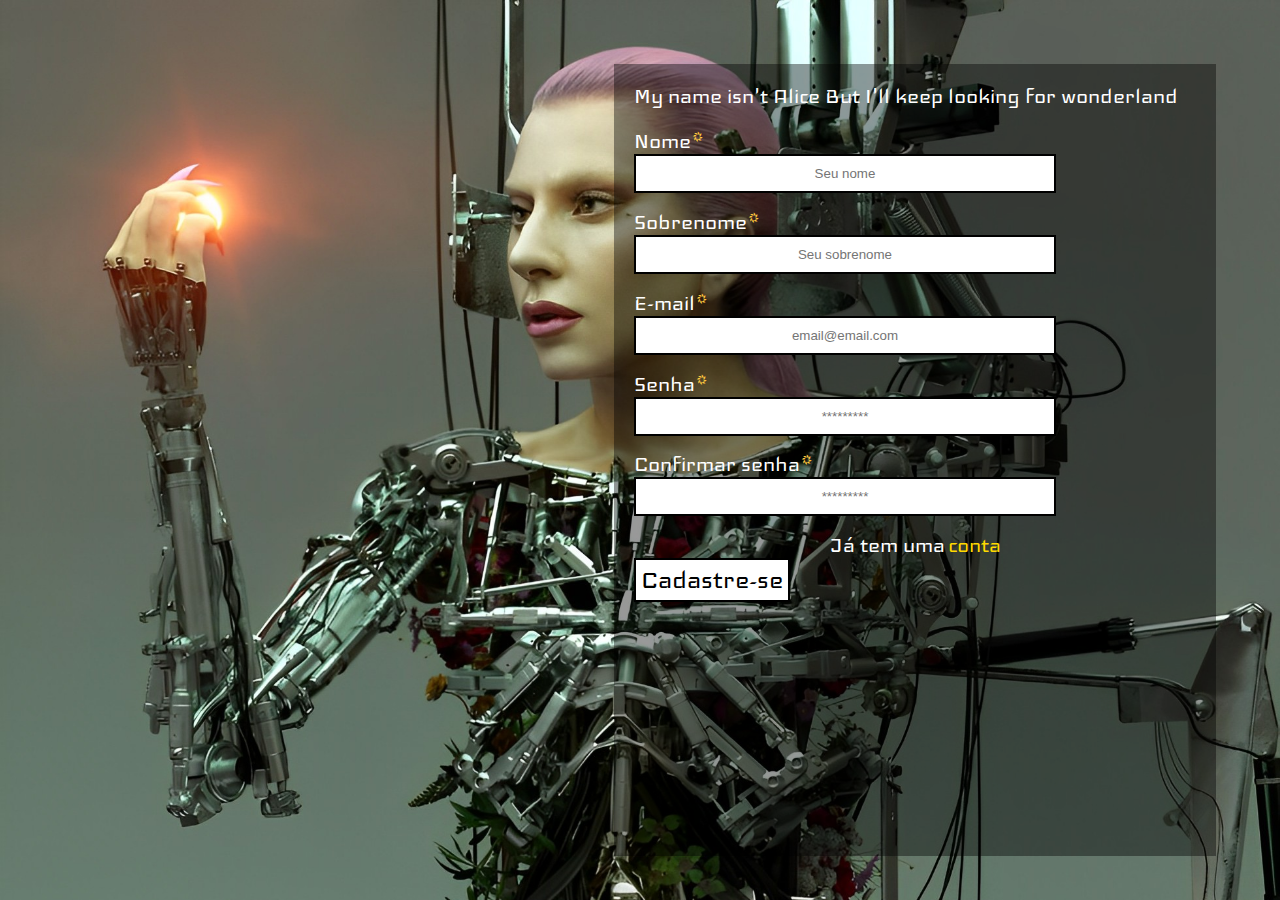
<file: site/public/cadastro.html>
<!DOCTYPE html>
<html lang="en">

<head>
    <meta charset="UTF-8">
    <meta http-equiv="X-UA-Compatible" content="IE=edge">
    <meta name="viewport" content="width=device-width, initial-scale=1.0">
    <link rel="shortcut icon" href="./assets/assets/logo2.png" type="image/x-icon">
    <link rel="preconnect" href="https://fonts.googleapis.com">
    <link rel="preconnect" href="https://fonts.gstatic.com" crossorigin>
    <link href="https://fonts.googleapis.com/css2?family=Iceland&display=swap" rel="stylesheet">
    <link rel="stylesheet" href="./css/cadastro.css">
    <link rel="stylesheet" href="./css/chromatica-gerais.css">
    <title>Chromatica</title>
</head>

<body>

    <main>
        <div class="corpo">
            <div class="cadastro">
                <p>My name isn't Alice
                    But I'll keep looking for wonderland</p>
            </div>
            <div class="container">
                <label for="input_nome">Nome<p> *</p></label>
                <input type="text"  onkeyup="verificar_nome()" name="nome" id="input_nome" placeholder="Seu nome">
            </div>
            <div class="container">
                <label for="input_sobrenome">Sobrenome<p> *</p></label>
                <input type="text"  onkeyup="verificar_sobrenome()" name="sobrenome" id="input_sobrenome" placeholder="Seu sobrenome">
            </div>
            <div class="container">
                <label for="input_email">E-mail<p> *</p></label>
                <input type="text"  onkeyup="verificar_email()" name="email" id="input_email" placeholder="email@email.com">
            </div>
            <div class="container">
                <label for="input_senha">Senha<p> *</p></label>
                <input type="password"  onkeyup="verificar_senha()" name="senha" id="input_senha" placeholder="*********">
            </div>
            <div class="container a">
                <label for="input_confirmar_senha">Confirmar senha<p> *</p></label>
                <input type="password" onkeyup="confirmar()" name="confirmar_senha" id="input_confirmar_senha" placeholder="*********">
            </div>
            <div class="conta"><span>Já tem uma</span><a href="./login.html"> conta</a></div>
            <button onclick="cadastrar()">
                Cadastre-se
            </button>
        </div>
    </main>

</body>

</html>


<script>

function verificar_nome() {
        var nome = input_nome.value;
        if (nome == "") {
            document.getElementById("input_nome").style.borderColor = "black"
        } else if (nome.length >= 3) {
            document.getElementById("input_nome").style.borderColor = "green"
        } else {document.getElementById("input_nome").style.borderColor = "red"}
    }
    function verificar_sobrenome() {
        var sobrenome = input_sobrenome.value;

        if (sobrenome == "") {
            document.getElementById("input_sobrenome").style.borderColor = "black"
        } else if (sobrenome.length >= 3) {
            document.getElementById("input_sobrenome").style.borderColor = "green"
        } else {document.getElementById("input_sobrenome").style.borderColor = "red"}
    }
    function verificar_email(){
        var email = input_email.value;

        if (email == "") {
            document.getElementById("input_email").style.borderColor = "black"
        } else if (email.indexOf("@") > -1 && email.indexOf(".") > -1) {
            document.getElementById("input_email").style.borderColor = "green";
        } else {document.getElementById("input_email").style.borderColor = "red";}
    }

    function verificar_senha(){
        var senha = input_senha.value;
        
        if (senha == "") {
            document.getElementById("input_senha").style.borderColor = "black";
        } else if (senha.length < 8) {
            document.getElementById("input_senha").style.borderColor = "red";
        } else {document.getElementById("input_senha").style.borderColor = "green";}
        confirmar()
    }

    function confirmar() {
        var senha = input_senha.value;
        var senha_confirm = input_confirmar_senha.value;

        if (senha_confirm == "") {
            document.getElementById("input_confirmar_senha").style.borderColor = "black";
        } else if (senha == senha_confirm) {
            document.getElementById("input_confirmar_senha").style.borderColor = "green";
        } else {document.getElementById("input_confirmar_senha").style.borderColor = "red";}
    }
    

    function cadastrar() {

        //Recupere o valor da nova input pelo nome do id
        // Agora vá para o método fetch logo abaixo
        var nomeVar = input_nome.value;
        var sobrenomeVar = input_sobrenome.value;
        var emailVar = input_email.value;
        var senhaVar = input_senha.value;
        var confirmacaoSenhaVar = input_confirmar_senha.value;

        if (nomeVar == "" || emailVar == "" || senhaVar == "" || sobrenomeVar == "" || confirmacaoSenhaVar == "") {
            alert(`Todos os campos precisam ser preenchidos`)
            return false;
        } else if (emailVar.indexOf("@") < -1 ) {
            alert(`Email inválido`)
        } else if (senhaVar.length < 8) {
            alert(`senha inválida`)
        } else if (confirmacaoSenhaVar != senhaVar) {
            alert(`As senhas precisam ser iguais`)
        } else {
            setInterval(sumirMensagem, 5000)
            
            // Enviando o valor da nova input
        fetch("/usuarios/cadastrar", {
            method: "POST",
            headers: {
                "Content-Type": "application/json"
            },
            body: JSON.stringify({
                // crie um atributo que recebe o valor recuperado aqui
                // Agora vá para o arquivo routes/usuario.js
                nomeServer: nomeVar,
                sobrenomeServer: sobrenomeVar,
                emailServer: emailVar,
                senhaServer: senhaVar
            })
        }).then(function (resposta) {

            console.log("resposta: ", resposta);

            if (resposta.ok) {
                // cardErro.style.display = "block";

                alert = ("Cadastro realizado com sucesso! Redirecionando para tela de Login...");

            
                    window.location = "login.html";
        

                 // limparFormulario();

            } else {
                throw ("Houve um erro ao tentar realizar o cadastro!");
            }
        }).catch(function (resposta) {
            console.log(`#ERRO: ${resposta}`);
            
        });
        
        return false;
    }
}

    function sumirMensagem() {
        cardErro.style.display = "none"
    }

</script>
</file>
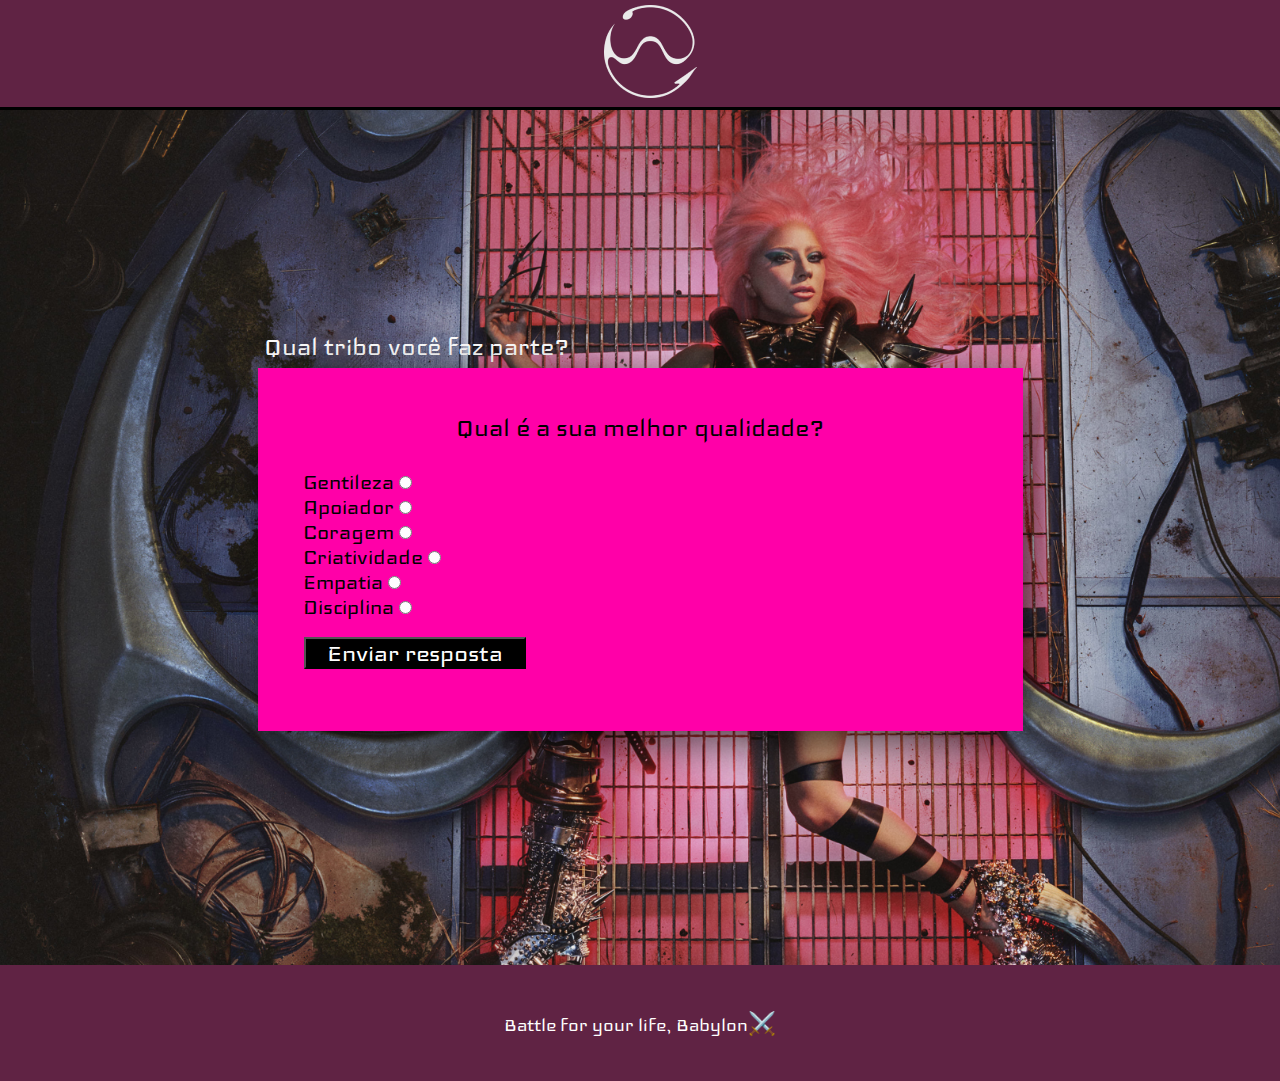
<file: site/public/caixas-perguntas.html>
<!DOCTYPE html>
<html lang="en">
<head>
    <meta charset="UTF-8">
    <meta http-equiv="X-UA-Compatible" content="IE=edge">
    <meta name="viewport" content="width=device-width, initial-scale=1.0">
     <link rel="shortcut icon" href="./assets/assets/logo2.png" type="image/x-icon">
    <link rel="preconnect" href="https://fonts.googleapis.com">
    <link rel="preconnect" href="https://fonts.gstatic.com" crossorigin>
    <link href="https://fonts.googleapis.com/css2?family=Iceland&display=swap" rel="stylesheet">
    <link rel="stylesheet" href="./css/perguntas.css">
    <link rel="stylesheet" href="./css/chromatica-gerais.css">
    <title>Chromatica</title>
</head>
<body>
    
</body>
</html>
<body>
    <header>
        <div style="display: flex; justify-content:center;" class="header_chromatica">
           <a href="./index.html"><div class="logo_chromatica">
                <img src="./assets/assets/simbolo.png">
            </div>
        </a>
        </div>
    </header>

    <main>

        <div class="corpo">
            <div class="questao">
                <p>Qual tribo você faz parte?</p>
            </div>
            <div id="pergunta_um" class="perguntas k">
                <label for="">
                    <p>Qual é a sua melhor qualidade?</p>
                </label>
                <span>Gentileza <input  type="radio" id="k1" name="apoia" value="kid"></span>
                <span>Apoiador <input type="radio" id="e1" name="apoia" value="eco"></span>
                <span>Coragem <input  type="radio" id="j1" name="apoia" value="junk"></span>
                <span>Criatividade <input  type="radio" name="apoia" id="c1" value="cyber"></span>
                <span>Empatia <input  type="radio" id="f1" name="apoia" value="free"></span>
                <span>Disciplina <input  type="radio" id="g1" name="apoia" value="gov"></span>
                <button id="div_1" onclick="div_1()">Enviar resposta</button>
            </div>


            <div style="display: none;" id="pergunta_dois" class="perguntas e">
                <label for="">
                    <p>Na sociedade o que é importante para você?</p>
                </label>
                <span>Paz <input type="radio" id="k2" name="paz" value="kid"></span>
                <span>Meio ambiente <input type="radio" id="e2" name="paz" value="eco"></span>
                <span>Direitos <input type="radio" id="j2" name="paz" value="junk"></span>
                <span>Tecnologia <input type="radio" id="c2" name="paz" value="cyber"></span>
                <span>liberdade <input type="radio" id="f2" name="paz" value="free"></span>
                <span>justiça <input type="radio" id="g2" name="paz" value="gov"></span>
                <button id="div_2" onclick="div_2()">Enviar resposta</button>
            </div>

            <div style="display: none;" id="pergunta_tres" class="perguntas j">
                <label for="">
                    <p>Qual é o seu maior valor pessoal?</p>
                </label>
                <span>Respeito <input type="radio" id="k3" name="bondade" value="kid"></span>
                <span>Coragem <input type="radio" id="e3"name="bondade" value="eco"></span>
                <span>Perseverança <input type="radio" id="j3" name="bondade" value="junk"></span>
                <span>Proatividade <input type="radio" id="c3" name="bondade" value="cyber"></span>
                <span>Liberdade <input type="radio" id="f3" name="bondade" value="free"></span>
                <span>Senso de justiça <input type="radio" id="g3" name="bondade" value="gov"></span>
                <button id="div_3" onclick="div_3()">Enviar resposta</button>
            </div>

            <div style="display: none;" id="pergunta_quatro" class="perguntas c">
                <label for="">
                    <p>Seu maior valor profissional?</p>
                </label>
                <span>Ética <input type="radio" id="k4" name="conflitos" value="kid"></span>
                <span>Esforço <input type="radio" id="e4" name="conflitos" value="eco"></span>
                <span>Responsabilidade <input type="radio"name="conflitos" id="j4" value="junk"></span>
                <span>Adaptabilidade <input type="radio" id="c4" name="conflitos" value="cyber"></span>
                <span>Delegar <input type="radio" id="f4" name="conflitos" value="free"></span>
                <span>Honestidade <input type="radio" id="g4" name="conflitos" value="gov"></span>
                <button id="div_4" onclick="div_4()">Enviar resposta</button>
            </div>

            <div style="display: none;" id="pergunta_cinco" class="perguntas f">
                <label for="">
                    <p>O que você acha mais importante nas pessoas ao seu redor?</p>
                </label>
                <span>Resiliencia <input type="radio" id="k5" name="foco" value="kid"></span>
                <span>Amar todos os seres <input type="radio" id="e5" name="foco" value="eco"></span>
                <span>Relação com o trabalho <input type="radio" id="j5" name="foco" value="junk"></span>
                <span>A criatividade e inovação <input type="radio" name="foco" id="c5" value="cyber"></span>
                <span>Suas maneiras de se expressar <input type="radio" name="foco" id="f5" value="free"></span>
                <span>Não vê diferença entre as pessoas <input type="radio" name="foco" id="g5" value="gov"></span>
                <button id="div_5" onclick="div_5()">Enviar resposta</button>
            </div>

            <div style="display: none;" id="pergunta_seis" class="perguntas g">
                <label for="">
                    <p>Você luta:</p>
                </label>
                <span>Pela paz <input type="radio" id="k6" name="luta" value="kid"></span>
                <span>Por um futuro melhor <input type="radio" id="e6" name="luta" value="eco"></span>
                <span>Para garantir trabalho digno <input type="radio" name="luta" id="j6" value="junk"></span>
                <span>Para usar a tecnologia para diminuir problemas <input type="radio" name="luta" id="c6" value="cyber"></span>
                <span>Para poder expressar minha opinião sem medo de repressão <input type="radio" name="luta" id="f6"value="free"></span>
                <span>Contra injustiças <input type="radio" id="g6" name="luta" value="gov"></span>
                <button id="div_6" onclick="div_final()">Finalizar questionario</button>

            </div>
            
            <div style="display:none;" id="resposta_k" class="respostas k">
                <div class="img">
                    <img src="./assets/assets/kidnes-punk.png" alt="tribos de chromatica">
                </div>

                <div class="personalidade">
                    <p>Sua tribo é </p> <b>KINDNESS PUNKS</b>
                    <span>Você luta para o bem de todos, sempre garantindo a paz, seja no seu convivio social ou em chromatica, a sua cor é rosa.</span>
                </div>
                <button onclick="cadastrarTribo()" >Saiba mais</button>
            </div>

            <div style="display:none;" id="resposta_e" class="respostas e">
                <div class="img">
                    <img src="./assets/assets/eco-warriors.png" alt="tribos de chromatica">
                </div>

                <div class="personalidade">
                    <p>Sua tribo é </p> <b>ECO WARRIORS</b>
                    <span>Você busca por equilibrio ecologico, não aceita todos os males que a humanidade já causou na terra e luta para reverter essa situação, dentro de chromatica sua função é cuidar da fauna e flora, a sua cor é verde.</span>
                </div>
                <button onclick="cadastrarTribo()" >Saiba mais</button>
            </div>

            <div style="display:none;" id="resposta_j" class="respostas j">
                <div class="img">
                    <img src="./assets/assets/JUNKYARD-SCAVENGERS.png" alt="tribos de chromatica">
                </div>
                
                <div class="personalidade">
                    <p>Sua tribo é </p> <b>JUNKYARD SCAVENGERS</b>
                    <span>É uma pessoa organizada, focada no trabalho e bastante ambiciosa, e não desiste facilmente, dentro de chromatica você luta pelos direitos de trabalho para os cidadãos, sua cor é preta.
                    </span>
                </div>
                <button onclick="cadastrarTribo()" >Saiba mais</button>
            </div>

            <div style="display:none;" id="resposta_c" class="respostas c">
                <div class="img">
                    <img src="./assets/assets/cyber-kids.png" alt="tribos de chromatica">
                </div>

                <div class="personalidade">
                    <p>Sua tribo é </p> <b>CYBER KIDS</b>
                    <span>Você sempre fica em constante evolução, é criativo e inovador, a tecnologia é a sua cara, dentro de chromatica sua função é ajudar o planeta a evoluir tecnologicamente, e a sua cor é amarela. </span>
                </div>
                <button onclick="cadastrarTribo()" >Saiba mais</button>
            </div>

            <div style="display:none;" id="resposta_f" class="respostas f">
                <div class="img">
                    <img src="./assets/assets/freedom-fighter.png" alt="tribos de chromatica">
                </div>

                <div class="personalidade">
                    <p>Sua tribo é </p> <b>FREEDOM FIGHTERS</b>
                    <span>Você é uma pessoa que gosta de liberdade, odeia sentir preso a algo, dentro de chromatica sua função é mannter a liberdade para que as pessoas sejam quem elas quiserem, sua cor é azul.</span>
                </div>
                <button onclick="cadastrarTribo()" >Saiba mais</button>
            </div>

            <div style="display:none;" id="resposta_g" class="respostas g">
                <div class="img">
                    <img src="./assets/assets/goverments-offc.png" alt="tribos de chromatica">
                </div>

                <div class="personalidade">
                    <p>Sua tribo é </p><b>GOVERNMENT OFFICIALS</b>
                    <span>Você é uma pessoa que preza muito pela justiça, e apoia igualdade social, isso condiz muito com a sua função dentro de chromatica, a sua cor é a vermelha.
                    </span>
                </div>
                <button onclick="cadastrarTribo()" >Saiba mais</button>
            </div>
        </div>
    </main>

    <footer>
        <div class="container">
            <p>Battle for your life, Babylon⚔️</p>
        </div>
    </footer>
</body>

</html>

<script src="./js/perguntas.js"></script>
</file>
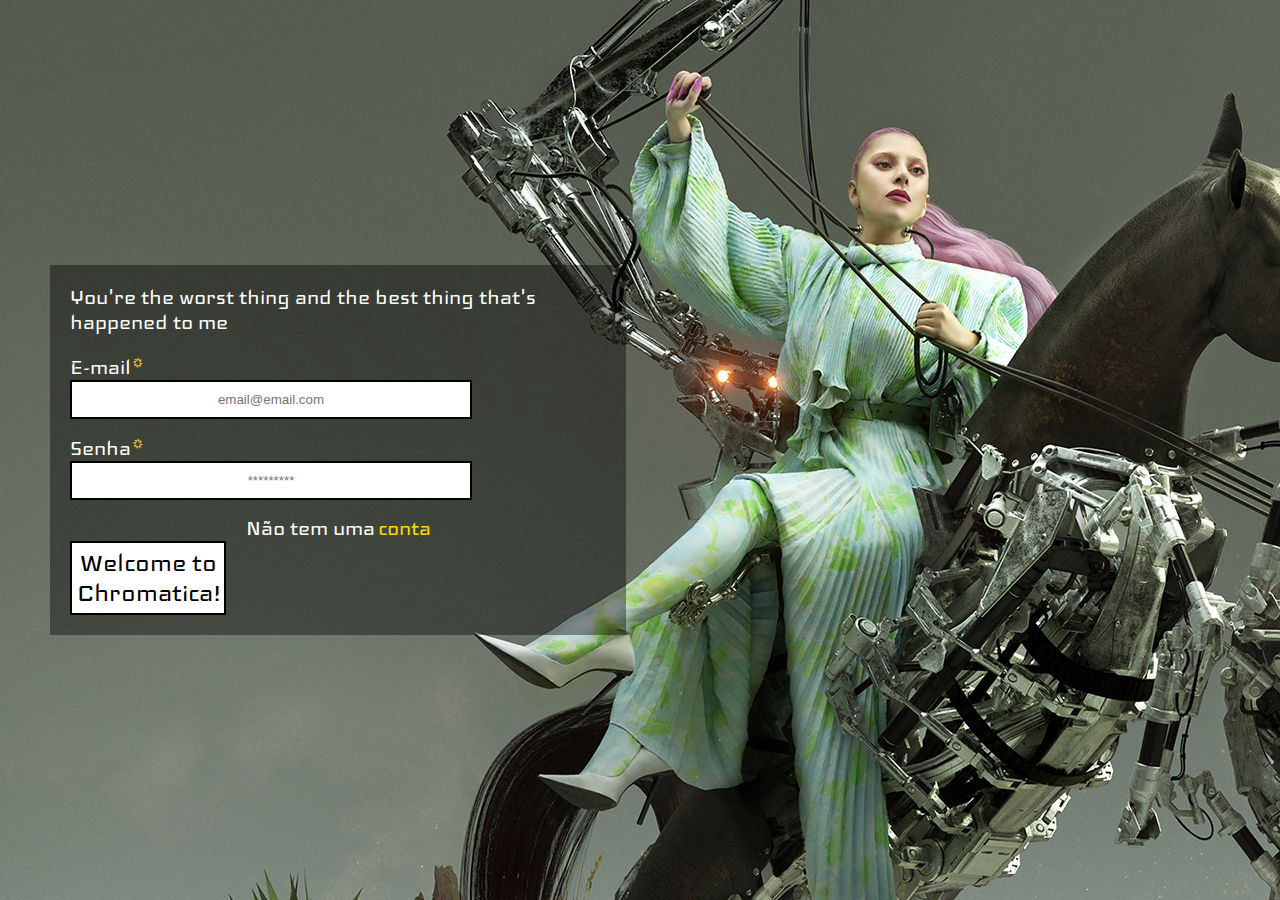
<file: site/public/login.html>
<!DOCTYPE html>
<html lang="en">
<head>
    <meta charset="UTF-8">
    <meta http-equiv="X-UA-Compatible" content="IE=edge">
    <meta name="viewport" content="width=device-width, initial-scale=1.0">
    <link rel="shortcut icon" href="./assets/assets/logo2.png" type="image/x-icon">
    <link rel="preconnect" href="https://fonts.googleapis.com">
    <link rel="preconnect" href="https://fonts.gstatic.com" crossorigin>
    <link href="https://fonts.googleapis.com/css2?family=Iceland&display=swap" rel="stylesheet">
    <link rel="stylesheet" href="./css/login.css">
    <title>Chromatica</title>
</head>
<body>

<main>
<div class="corpo">
<div class="login">
    <p>You're the worst thing and the best thing that's happened to me</p>
    </div>
        <div class="container">
            <label for="input_email">E-mail<p> *</p></label>
            <input type="text" name="email" id="input_email" placeholder="email@email.com">
        </div>
        <div class="container">
            <label for="input_senha">Senha<p> *</p></label>
            <input type="password" name="senha" id="input_senha" placeholder="*********">
        </div>
<div class="conta">
    <span>Não tem uma</span> <a href="./cadastro.html">conta</a>
</div>
<button onclick="entrar()">Welcome to Chromatica!</button>
</div>
</main>

</body>
</html>

<script>


    function entrar() {


        var emailVar = input_email.value;
        var senhaVar = input_senha.value;

        if (emailVar == "" || senhaVar == "") {
           
            return false;
        }
     
        console.log("FORM LOGIN: ", emailVar);
        console.log("FORM SENHA: ", senhaVar);

        fetch("/usuarios/autenticar", {
            method: "POST",
            headers: {
                "Content-Type": "application/json"
            },
            body: JSON.stringify({
                emailServer: emailVar,
                senhaServer: senhaVar
            })
        }).then(function (resposta) {
            console.log("ESTOU NO THEN DO entrar()!")

            if (resposta.ok) {
                console.log(resposta);

                resposta.json().then(json => {
                    console.log(json);
                    console.log(JSON.stringify(json));

                    sessionStorage.EMAIL_USUARIO = json.email;
                    sessionStorage.NOME_USUARIO = json.nome;
                    sessionStorage.idUsuario = json.idUsuario;

                    setTimeout(function () {
                        window.location = "./caixas-perguntas.html";
                    });
                });

            } else {

                console.log("Houve um erro ao tentar realizar o login!");

                resposta.text().then(texto => {
                    console.error(texto);
                });
            }

        }).catch(function (erro) {
            console.log(erro);
        })

        return false;
    }


</script>
</file>
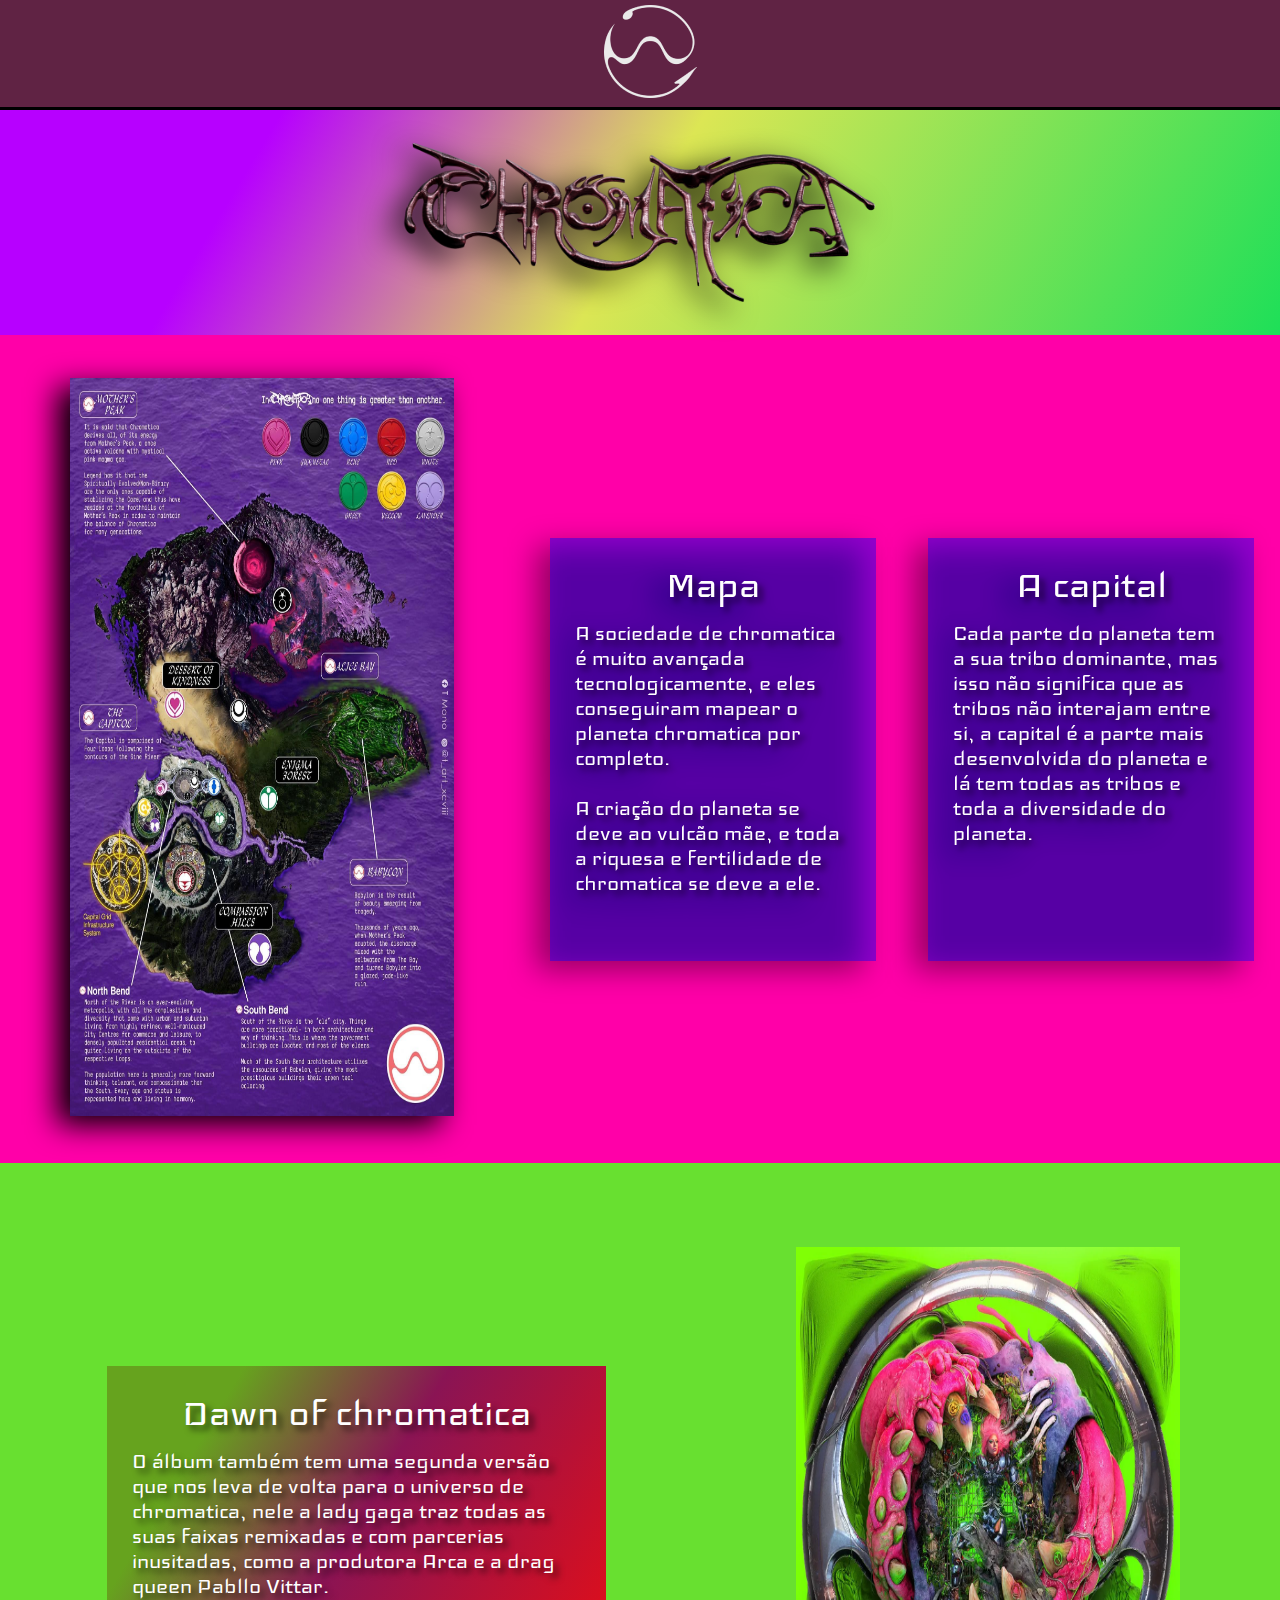
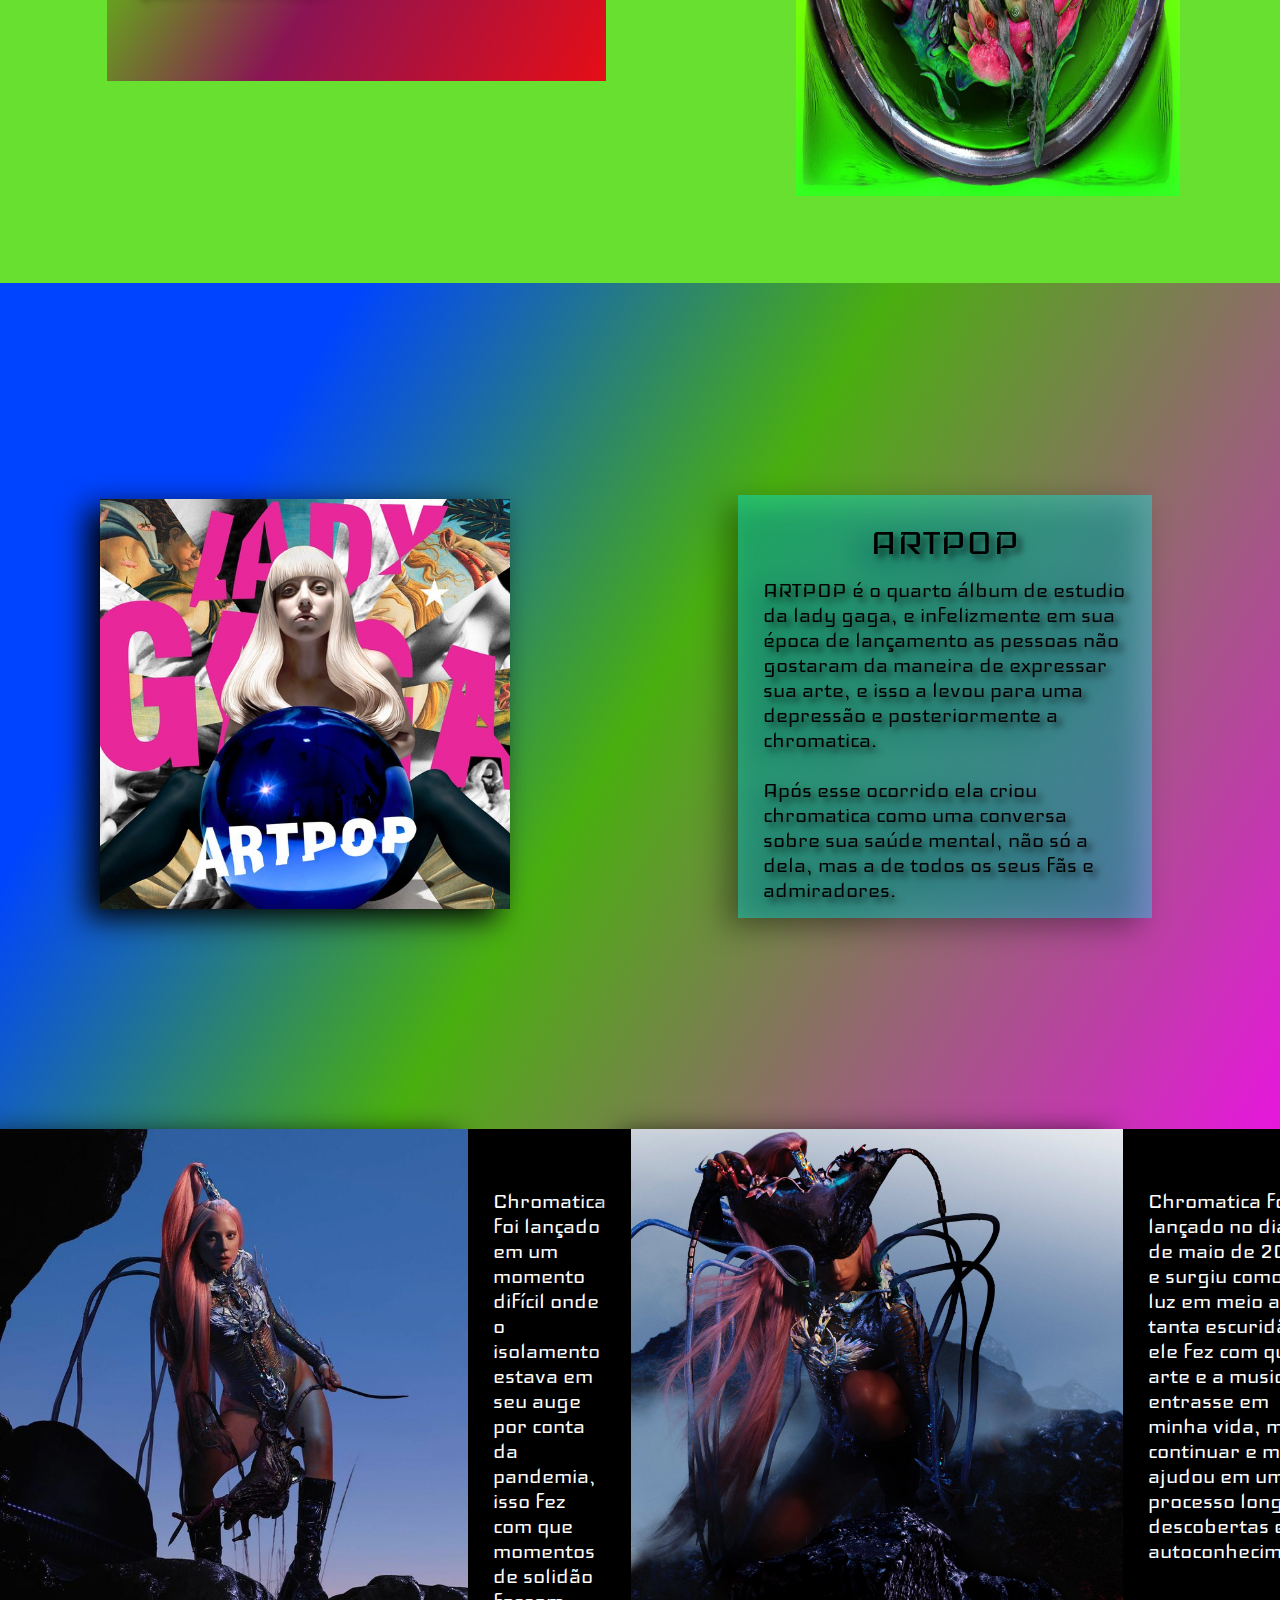
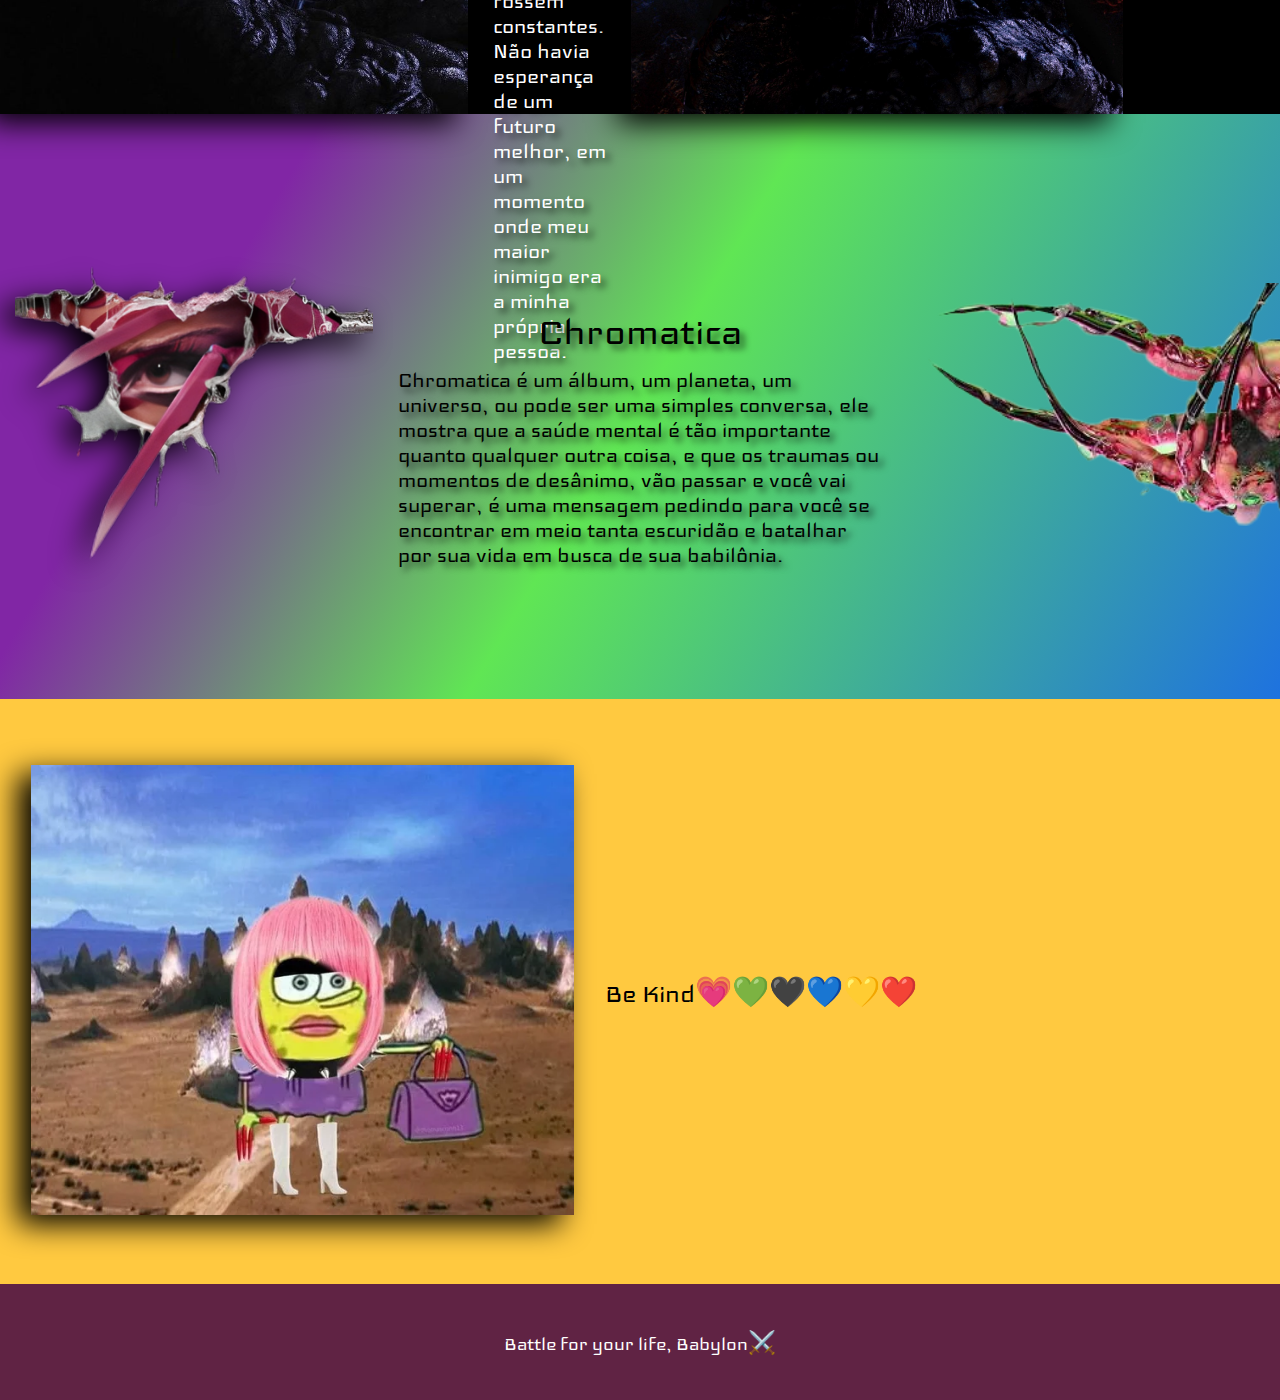
<file: site/public/saibamais.html>
<!DOCTYPE html>
<html lang="en">
<head>
    <meta charset="UTF-8">
    <meta http-equiv="X-UA-Compatible" content="IE=edge">
    <meta name="viewport" content="width=device-width, initial-scale=1.0">
    <link rel="shortcut icon" href="./assets/assets/logo2.png" type="image/x-icon">
    <link rel="preconnect" href="https://fonts.googleapis.com">
    <link rel="preconnect" href="https://fonts.gstatic.com" crossorigin>
    <link href="https://fonts.googleapis.com/css2?family=Iceland&display=swap" rel="stylesheet">
    <link rel="stylesheet" href="./css/chromatica-gerais.css">
    <link rel="stylesheet" href="./css/saiba.css">
    <title>chromatica</title>
</head>
<body>
    <header>
        <div style="display: flex; justify-content:center;" class="header_chromatica">
           <a href="./index.html"><div class="logo_chromatica">
                <img src="./assets/assets/simbolo.png">
            </div>
        </a>
        </div>
    </header>
    <main>
        <div class="nome">
            <div class="img">
    <img src="./assets/assets/nome.png" alt="">
</div>
</div>
<div class="mapa">
    <div class="img">
 <img src="./assets/assets/mapa.jpg_large" alt="">
</div>
<div class="texto mp">
    <div class="titulo"><span>Mapa</span></div>
<div class="txt"><p>A sociedade de chromatica é muito avançada tecnologicamente, e eles conseguiram mapear o planeta chromatica por completo.
    <br><br>
A criação do planeta se deve ao vulcão mãe, e toda a riquesa e fertilidade de chromatica se deve a ele.
</p></div>
</div>
<div class="texto mp">
    <div class="titulo"><span>A capital</span></div>
<div class="txt"><p>Cada parte do planeta tem a sua tribo dominante, mas isso não significa que as tribos não interajam entre si, a capital é a parte mais desenvolvida do planeta e lá tem todas as tribos e toda a diversidade do planeta. 
</p></div>
</div>

</div>

<div class="remix">
    <div class="img-">
<img src="./assets/assets/dawn-of-chromatica-lady-gaga.webp" alt="">
</div>
<div class="texto r">
<div class="titulo">
    <span>Dawn of chromatica</span>
</div>
<div class="txt">
    <p>
        O álbum também tem uma segunda versão que nos leva de volta para o universo de chromatica, nele a lady gaga traz todas as suas faixas remixadas e com parcerias inusitadas, como a produtora Arca e a drag queen Pabllo Vittar.
    </p>
</div>
</div>
</div>

<div class="artpop">
<div class="img">
    <img src="./assets/assets/artpop.jpg" alt="">
</div>

<div class="texto art">
<div class="titulo">
    <span>ARTPOP</span>
</div>
<div class="txt">
    <p>ARTPOP é o quarto álbum de estudio da lady gaga, e infelizmente em sua época de lançamento as pessoas não gostaram da maneira de expressar sua arte, e isso a levou para uma depressão e posteriormente a chromatica.
        <br><br>
        Após esse ocorrido ela criou chromatica como uma conversa sobre sua saúde mental, não só a dela, mas a de todos os seus fãs e admiradores.
    </p>
</div>
</div>
</div>

<div class="saude">
    <div class="img">
 <img class="um" src="./assets/assets/lg6.jpg" alt="">
</div>

<div class="texto um">

<div class="txt">
    <p>Chromatica foi lançado em um momento difícil onde o isolamento estava em seu auge por conta da pandemia, isso fez com que momentos de solidão fossem constantes. <br>
    Não havia esperança de um futuro melhor, em um momento onde meu maior inimigo era a minha própria pessoa. </p>
</div>
</div>
<div class="img">
 <img class="dois" src="./assets/assets/lg7.jpg" alt="">
</div>

<div class="texto dois">

<div class="txt">
    <p>Chromatica foi lançado no dia 29 de maio de 2020, e surgiu como uma luz em meio a tanta escuridão, ele fez com que a arte e a musica entrasse em minha vida, me fez continuar e me ajudou em um processo longo de descobertas e autoconhecimento.</p>
</div>
</div>
</div>

<div class="png">
    <div class="img pp">
    <img src="./assets/assets/png-chromatica.png" alt="">
</div>
<div class="texto p">
<div class="titulo"><span>Chromatica</span></div>
<div class="txt"><p>
    Chromatica é um álbum, um planeta, um universo, ou pode ser uma simples conversa, ele mostra que a saúde mental é tão importante quanto qualquer outra coisa, e que os traumas ou momentos de desânimo, vão passar e você vai superar, é uma mensagem pedindo para você se encontrar em meio tanta escuridão e batalhar por sua vida em busca de sua babilônia.
</p></div>
</div>
<div class="mao"><img src="./assets/assets/mao.png" alt=""></div>
</div>


<div class="final">
    <div class="img">
<img src="./assets/assets/bob-esponja.webp" alt="">
</div>
<div class="tchau">Be Kind💗💚🖤💙💛❤️</div>
<div class="ptdois">
    <iframe style="border-radius:0px" src="https://open.spotify.com/embed/album/05c49JgPmL4Uz2ZeqRx5SP?utm_source=generator" width="100%" height="300" frameBorder="0" allowfullscreen="" allow="autoplay; clipboard-write; encrypted-media; fullscreen; picture-in-picture" loading="lazy"></iframe>
</div>
</div>
</main>
<footer>
        <div class="container">
            <p>Battle for your life, Babylon⚔️</p>
        </div>
    </footer>
</body>
</html>
</file>
<file: site/public/css/cadastro.css>
@import url('https://fonts.googleapis.com/css2?family=Roboto:ital,wght@0,100;0,300;0,400;0,500;0,700;0,900;1,100;1,300;1,400;1,500;1,700;1,900&display=swap');

* {
    margin: 0%;
    padding: 0%;
    box-sizing: border-box;
}

 
 main {
     height: 100vh;
     background-image: url(../assets/assets/lg3.jpg);
     display: flex;
     background-size: cover;
     justify-content: flex-end;
      width: 100vw; 
 }

 .corpo {
     padding: 20px;
     background-color: rgba(0, 0, 0, 0.4);
     width: 47vw;
     margin-top: 10vh;
     margin: 5%;
     height: 88vh;
 }

 .cadastro p {
     color: white;
     font-size: 25px;
     font-family: 'iceland', Arial, Helvetica, sans-serif;
     padding-bottom: 20px;
 }

 .container {
     margin-right: 20px;
     width: 75%;
     padding-bottom: 3%;
     align-items: flex-start;
 }

 .container input {
     padding: 10px;
     border: 2px solid;
     text-align: center;
     width: 100%;
     justify-content: center;
 }

 .corpo label {
     color: white;
     font-size: 25px;
     font-family: 'iceland', Arial, Helvetica, sans-serif;
     display: flex;
 }

 .corpo label p {
     color: #FFC940;
 }


 .corpo .conta {
     display: flex;
     justify-content: center;
     align-items: center;
     font-family: 'iceland', Arial, Helvetica, sans-serif;
     font-size: 25px;
     color: rgb(255, 255, 255);
 }

 .conta a {
     text-decoration: none;
     color: rgb(255, 217, 0);
     padding-left: 3px;
 }


 button {
     display: inline-block;
     padding: 5px;
     border: 2px solid #000000;
     width: 156px;
     background-color: rgb(255, 255, 255);
     font-family: 'iceland', Arial, Helvetica, sans-serif;
     text-decoration: none;
     text-shadow: #000000;
     color: #000000;
     font-size: 30px;
     text-align: center;
 }
</file>
<file: site/public/css/chromatica-gerais.css>
@import url('https://fonts.googleapis.com/css2?family=Roboto:ital,wght@0,100;0,300;0,400;0,500;0,700;0,900;1,100;1,300;1,400;1,500;1,700;1,900&display=swap');

* {
    margin: 0%;
    padding: 0%;
    box-sizing: border-box;
}

header {
    position: relative;
    width: 100%;
    padding-bottom: 0;
    text-align: center;
    background-color: #602344;
    border-bottom: solid 3px;
    justify-content: space-between;
}

.header_chromatica {
    display: flex;
    margin: 0;
    padding: 5px;
    padding-left: 25px;
    flex-direction: row;
    align-items: center;
    justify-content: space-between;
}

.logo_chromatica{
    margin: 0px 25px;
}

.login_cadastro {
    display: flex;
    flex-direction: row;
    width: 20%;
    align-items: center;
    margin-right: 20px;
    margin-top: 12px;
    cursor: pointer;
}

.chr-login {
    margin-right: 10px;
    display: inline-block;
    border: solid 3px #1D4908;
    padding: 1px;
    width: 110px;
    font-size: 15px;
    font-family: 'Roboto', sans-serif;
    text-decoration: none;
    color: #FAF9FF;
    text-align: center;
    cursor: pointer;
}

.login:hover {
    border: solid 3px #FAF9FF
}

.chr-cadastro {
    display: inline-block;
    background-color: #DB4444;
    border: solid 3px #DB4444;
    padding: 1px;
    width: 110px;
    font-size: 15px;
    font-family: 'Roboto', sans-serif;
    text-decoration: none;
    color: #000235;
    text-align: center;
}

.chr-cadastro:hover {
    background-color: #DB4444;
    background-color: #ed674c;
    border: solid 3px #c7512e;
}

footer {
    display: flex;
    font-family: 'iceland', Arial;
    font-size: 140%;
    padding: 45px 0;
    background-color: #602344;
    align-items: center;
    flex-direction: column;
  }
  
  footer p {
    color: #fff;
  }
</file>
<file: site/public/css/perguntas.css>
main {
    height: 95vh;
    background-image: url(../assets/assets/chromatica.jpg);
    display: flex;
    background-size: cover;
    justify-content: center;
    width: 100%;
}

.questao p {
    font-family: 'iceland', Arial;
    font-size: 30px;
    color: white;
    margin: 6px;
}

.corpo {
    display: flex;
    justify-content: center;
    flex-direction: column;
    height: 93vh;
}


.perguntas {
    box-shadow: 10px 11px 43px -1px rgba(0, 0, 0, 0.73);
    -webkit-box-shadow: 10px 11px 43px -1px rgba(0, 0, 0, 0.73);
    -moz-box-shadow: 10px 11px 43px -1px rgba(0, 0, 0, 0.73);
    width: 85vh;
    padding: 5vh;
    display: flex;
    flex-direction: column;
}

.perguntas label {
    font-family: 'iceland', Arial;
    font-size: 30px;
    margin-bottom: 3vh;
    display: flex;
    justify-content: center
}

.perguntas span {
    font-family: 'iceland', Arial;
    font-size: 25px;
}

.perguntas.k {
    background-color: #FF00A8
}

.perguntas.e {
    background-color: #1D4908;
}

.perguntas.j {
    background-color: #d5d9dd;
}

.perguntas.c {
    background-color: #FFC940;
}

.perguntas.f {
    background-color: #4B58CA;
}

.perguntas.g {
    background-color: #DB4444;
}

.span input {
    border-radius: 0px;
    color: rgba(0, 0, 0, 0.3);
}

button {
    margin: 17px 1px;
    cursor: pointer;
    background-color: black;
    width: 33%;
    font-family: 'iceland', Arial;
    color: white;
    font-size: 29px;
}

.respostas {
    box-shadow: 10px 11px 43px -1px rgba(0, 0, 0, 0.73);
    -webkit-box-shadow: 10px 11px 43px -1px rgba(0, 0, 0, 0.73);
    -moz-box-shadow: 10px 11px 43px -1px rgba(0, 0, 0, 0.73);
    width: 85vh;
    padding: 3vh;
    display: flex;
    flex-direction: column;
    align-items: center;
}

.personalidade {
    padding-left: 25px;
}

.personalidade {
    display: flex;
    font-family: 'iceland', Arial;
    flex-direction: column;
}

.personalidade p {
    font-size: 20px;
}

.personalidade b {
    font-size: x-large;
}

.personalidade span {
    font-size: 20px;
    margin-top: 10px;
}

.respostas.k {
    background-color: #FF00A8
}

.respostas.e {
    background-color: #1D4908;
}

.respostas.j {
    background-color: #d5d9dd;
}

.respostas.c {
    background-color: #FFC940;
}

.respostas.f {
    background-color: #4B58CA;
}

.respostas.g {
    background-color: #DB4444;
}
</file>
<file: site/public/css/login.css>
@import url('https://fonts.googleapis.com/css2?family=Roboto:ital,wght@0,100;0,300;0,400;0,500;0,700;0,900;1,100;1,300;1,400;1,500;1,700;1,900&display=swap');

* {
    margin: 0%;
    padding: 0%;
    box-sizing: border-box;
}

main{
    background-image: url(../assets/assets/lg4.jpg);
    width: 100VW;
    height: 100VH;
    justify-content: flex-start;
    display: flex;
    align-items: center;
}

.corpo{
    padding: 20px;
    background-color: rgba(0, 0, 0, 0.4);
    width: 45%;
    margin-left: 50px;
    }

    .login p{
        color: white;
        font-size: 25px;
        font-family: 'iceland', Arial, Helvetica, sans-serif;
        padding-bottom: 20px;
    }

.container{
    margin-right: 20px;
    width: 75%;
    padding-bottom: 3%;
    align-items: flex-start;
}

.container input{
    padding: 10px;
    border: 2px solid;
    text-align: center;
    width: 100%;
    justify-content: center;
}

.corpo label{
    color: white;
    font-size: 25px;
    font-family: 'iceland', Arial, Helvetica, sans-serif;
    display: flex;
}

.corpo label p{
    color: #FFC940;
}

.container.a label{
    background-color: rgb(0, 0, 0);
}
  
.corpo .conta{
    display: flex;
    justify-content: center;
     align-items: center;
     font-family: 'iceland', Arial, Helvetica, sans-serif;
     font-size: 25px;
     color: rgb(255, 255, 255);
}

.conta a{
    text-decoration: none;
    color: rgb(255, 217, 0);
padding-left: 3px;
}

button {
    display: inline-block;
    padding: 5px;
    border: 2px solid #000000;
    width: 156px;
    background-color: rgb(255, 255, 255);
    font-family: 'iceland', Arial, Helvetica, sans-serif;
    text-decoration: none;
    text-shadow: #000000;
    color: #000000;
    font-size: 30px;
    text-align: center;

}
</file>
<file: site/public/css/saiba.css>
.img{
    filter: drop-shadow(-13px 9px 15px #000);
}    

.texto{
    font-family: 'iceland', Arial;
   display: flex;
      flex-direction: column;
   margin-top: 20vh;
   height: 47vh;
   width: 53vw;
   padding: 25px;
   align-items: center;
   text-shadow: 5px 5px 6px rgb(0 0 0 / 60%);
}
.texto .titulo{
   margin-bottom: 14px;
   font-size: 45px;
}
.texto .txt{
   font-size: 25px;
}


.nome{
    background-color: #FF00A8;
    display: flex;
    background: linear-gradient(121deg, rgb(183, 0, 255) 20%, rgb(220, 230, 84) 50%, rgb(30, 223, 88) 100% );
  justify-content: center;  
}  
.nome:hover{
    transition: 3s;
    background: linear-gradient(121deg, rgb(70, 151, 218) 20%, rgb(93, 180, 35) 50%, rgb(191, 30, 223) 100% );
}
.nome img{
    /* height: 100%; */
    width: 100%;
}    
.nome .img{
    height: 60%;
    width: 40%;
}    


.mapa{
    height: 92vh;
   display: flex; 
   align-items: center;
   background-color:#FF00A8;
}   
.mapa img{
    height: 82vh;
    width: 30vw;
}    
 .mapa .img{
    filter: drop-shadow(-13px 9px 15px #000); 
    margin: 36px 70px;
}    
.mapa .texto.mp{
    background-color: rgba(0, 0, 255, 0.418);
    filter: drop-shadow(-13px 9px 15px #000);
    color: #ffff;
    margin: 2%;
}    
.mapa .img:hover
{       transition: 0.5s;
        -webkit-transform: scale(1.2);
        -ms-transform: scale(1.2);
        transform: scale(1.2);
}

.remix{
    align-items: center;
    height: 80vh;
    display: flex;
    flex-direction: row-reverse;
    background: #68e030;
    /* background: linear-gradient(121deg, rgba(84,163,230,1) 20%, rgb(138, 230, 84) 50%, rgb(230, 84, 223) 100% ); */
}
.remix img{
    margin: 100px;
    height: 61vh;
    width: 30vw;
}
.remix .texto{
display: flex;
color: white;
flex-direction: column;
background: aqua;
background: linear-gradient(121deg, rgba(102,163,30,1) 20%, rgb(138, 20, 84) 50%, rgb(230, 14, 22) 100% ); 
    width: 39vw;
    height: 35vh;
    margin: 7%;
}


.artpop{
    background: #bce5cf;
    height: 94vh;
    background: linear-gradient(121deg, rgb(0, 68, 255) 20%, rgb(73, 175, 15) 50%, rgb(231, 22, 221)100% );
    display: flex;
    align-items: center;
}
.artpop img{
    margin: 100px;
    /* height: 63vh; */
    width: 32vw;
}
.artpop .texto.art{
    margin: 10% 10%;
    background-color: #00fbff5c;
    /* margin-right: 6%; */
    filter: drop-shadow(-13px 9px 15px #000);
}


.saude{
    display: flex;
    height: 65vh;
    background-color: #000;
}
.saude img.um{
    height: 65vh;
    /* width: 29vw; */
}
.saude img.dois{
    height: 65vh;
    /* width: 29vw; */
}

.saude img.um:hover
{
    transition: 0.5s;
    -webkit-transform: scale(1.2);
        -ms-transform: scale(1.2);
        transform: scale(1.2);
}
.saude img.dois:hover
{
    transition: 0.5s;
        -webkit-transform: scale(1.2);
        -ms-transform: scale(1.2);
        transform: scale(1.2);
}
.saude .texto{
color: white;
}

.saude .texto{
    margin: 35px 0;
}

.png{
    display: flex;
    height: 65vh;
    background-color: rgb(171, 245, 101);
    background: linear-gradient(121deg, rgb(129, 38, 165) 20%, rgb(96, 230, 84) 50%, rgb(30, 114, 223) 100% );
    align-items: center;
}

.png img{
    width: 28vw;
    margin-left: 15px;
}

.png .img{
margin: auto;
}

.final{
    display: flex;
    background-color: #FFC940;
    height: 65vh;
    align-items: center;
    justify-content: space-evenly;
}

.final img{
    height: 50vh;
}

.final .ptdois{
    display: flex;
    flex-direction: column;
}

.final .tchau{
    font-family: 'iceland', Arial;
    font-size: 30px;
}

.final img:hover
{
    transition: 0.5s;
        -webkit-transform: scale(1.2);
        -ms-transform: scale(1.2);
        transform: scale(1.2);
}
</file>
